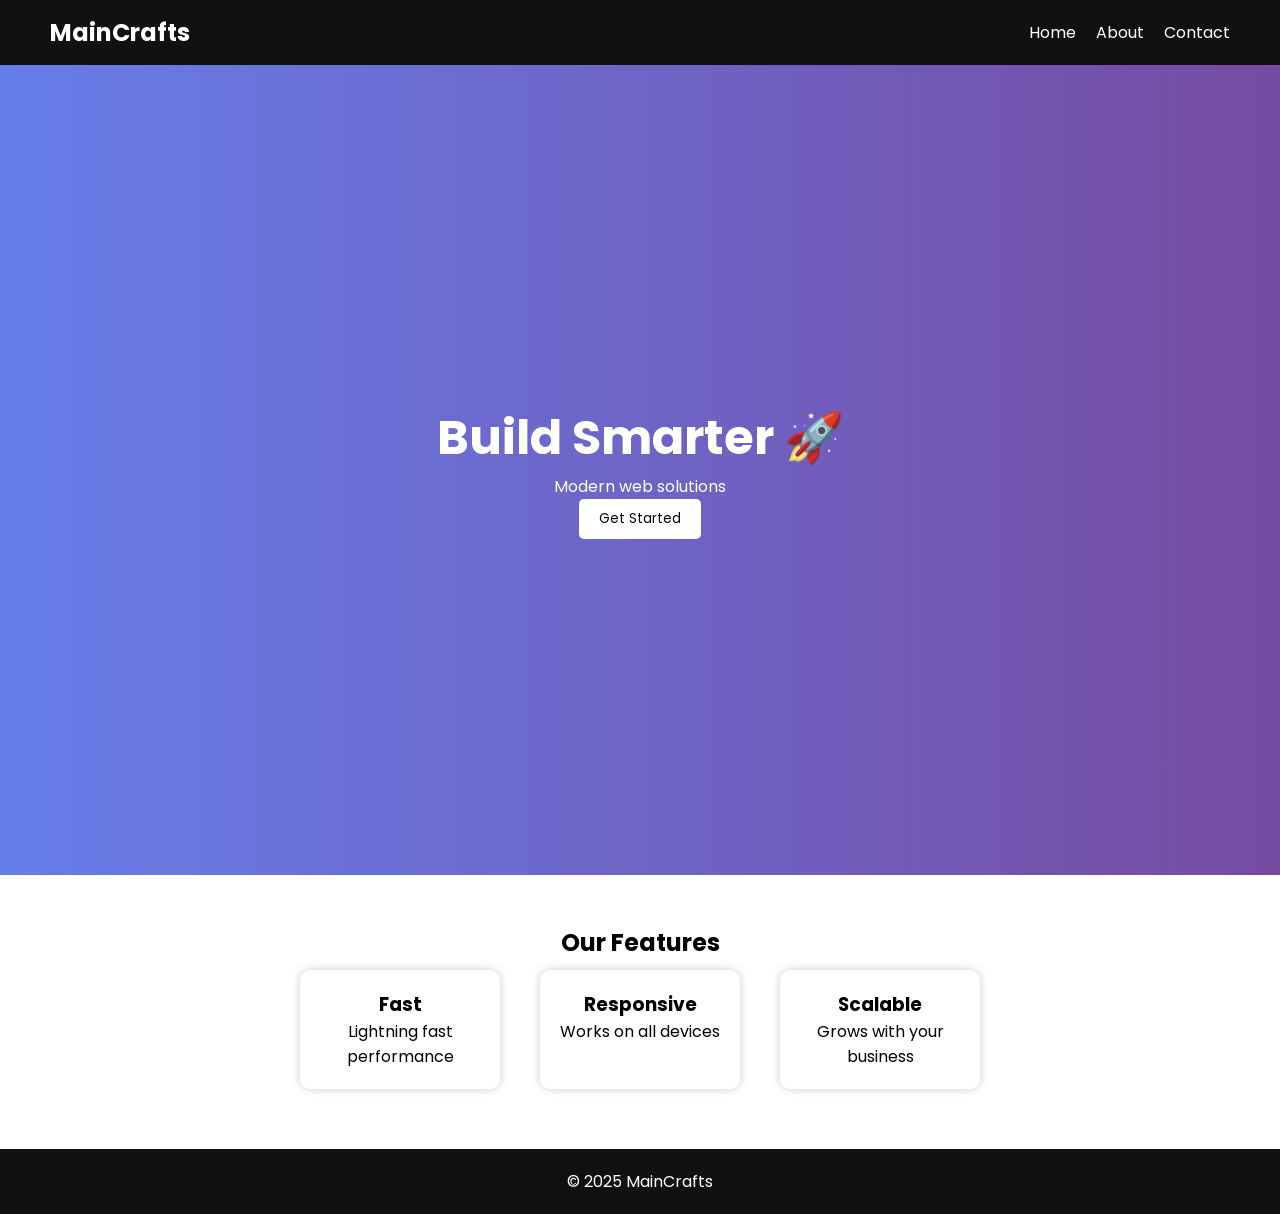
<file: index.html>
<!DOCTYPE html>
<html lang="en">
<head>
<meta charset="UTF-8">
<meta name="viewport" content="width=device-width, initial-scale=1.0">
<title>MainCrafts</title>

<link rel="stylesheet" href="style.css">
<link href="https://fonts.googleapis.com/css2?family=Poppins&display=swap" rel="stylesheet">
</head>

<body>

<header>
<h2>MainCrafts</h2>
<nav>
<ul>
<li><a href="index.html">Home</a></li>
<li><a href="about.html">About</a></li>
<li><a href="contact.html">Contact</a></li>
</ul>
</nav>
</header>

<section class="hero">
<h1>Build Smarter 🚀</h1>
<p>Modern web solutions</p>
<button onclick="showMessage()">Get Started</button>
</section>

<section class="features">
<h2>Our Features</h2>

<div class="feature-box">
<div class="card">
<h3>Fast</h3>
<p>Lightning fast performance</p>
</div>

<div class="card">
<h3>Responsive</h3>
<p>Works on all devices</p>
</div>

<div class="card">
<h3>Scalable</h3>
<p>Grows with your business</p>
</div>
</div>
</section>

<footer>
<p>© 2025 MainCrafts</p>
</footer>

<script src="script.js"></script>
</body>
</html>
</file>
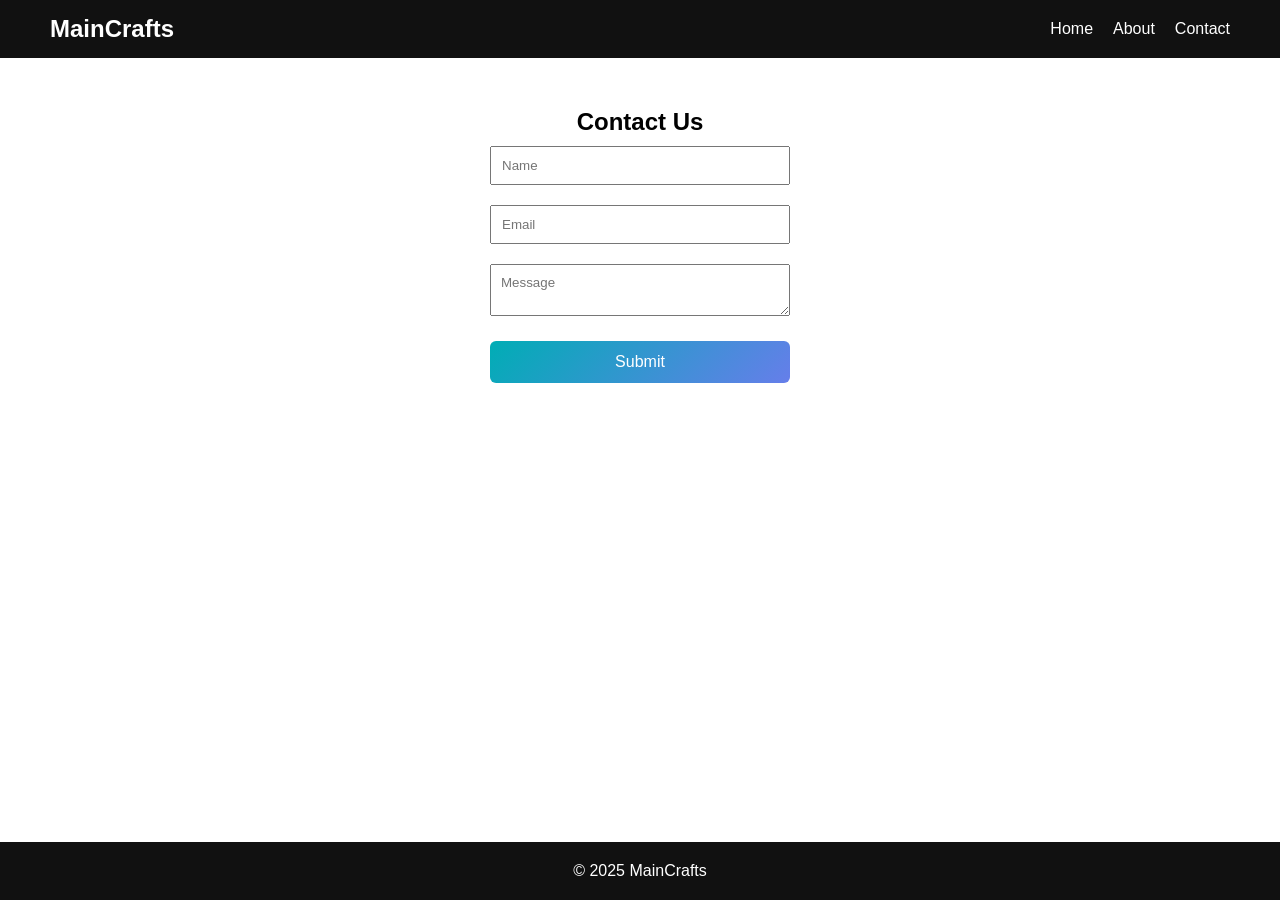
<file: contact.html>
<!DOCTYPE html>
<html lang="en">
<head>
<meta charset="UTF-8">
<title>Contact</title>
<link rel="stylesheet" href="style.css">
</head>

<body>

<header>
<h2>MainCrafts</h2>
<nav>
<ul>
<li><a href="index.html">Home</a></li>
<li><a href="about.html">About</a></li>
<li><a href="contact.html">Contact</a></li>
</ul>
</nav>
</header>

<section class="page">
<h1>Contact Us</h1>

<form onsubmit="return validateForm()" class="form">
<input type="text" id="name" placeholder="Name">
<input type="email" id="email" placeholder="Email">
<textarea id="message" placeholder="Message"></textarea>
<button type="submit">Submit</button>
</form>

</section>

<footer>
<p>© 2025 MainCrafts</p>
</footer>

<script src="script.js"></script>
</body>
</html>
</file>
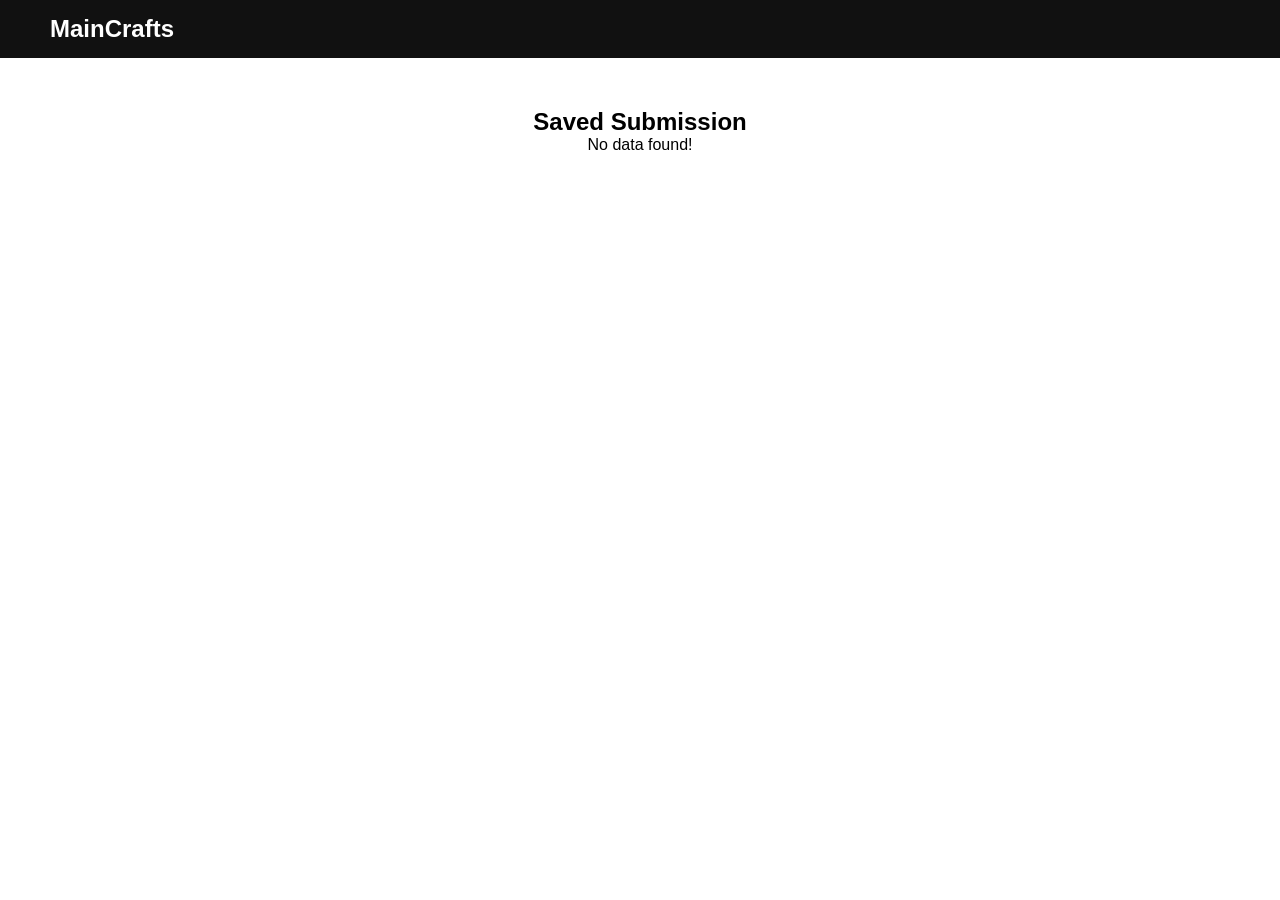
<file: submission .html>
<!DOCTYPE html>
<html lang="en">
<head>
<meta charset="UTF-8">
<title>Submissions</title>
<link rel="stylesheet" href="style.css">
</head>

<body>

<header>
<h2>MainCrafts</h2>
</header>

<section class="page">

<h1>Saved Submission</h1>

<div id="output"></div>

</section>

<script>

const data = JSON.parse(localStorage.getItem("contactData"));

if(data){

document.getElementById("output").innerHTML = `
    <h3>Name: ${data.name}</h3>
    <p>Email: ${data.email}</p>
    <p>Message: ${data.message}</p>
`;

}else{
    document.getElementById("output").innerHTML =
    "<p>No data found!</p>";
}

</script>

</body>
</html>
</file>
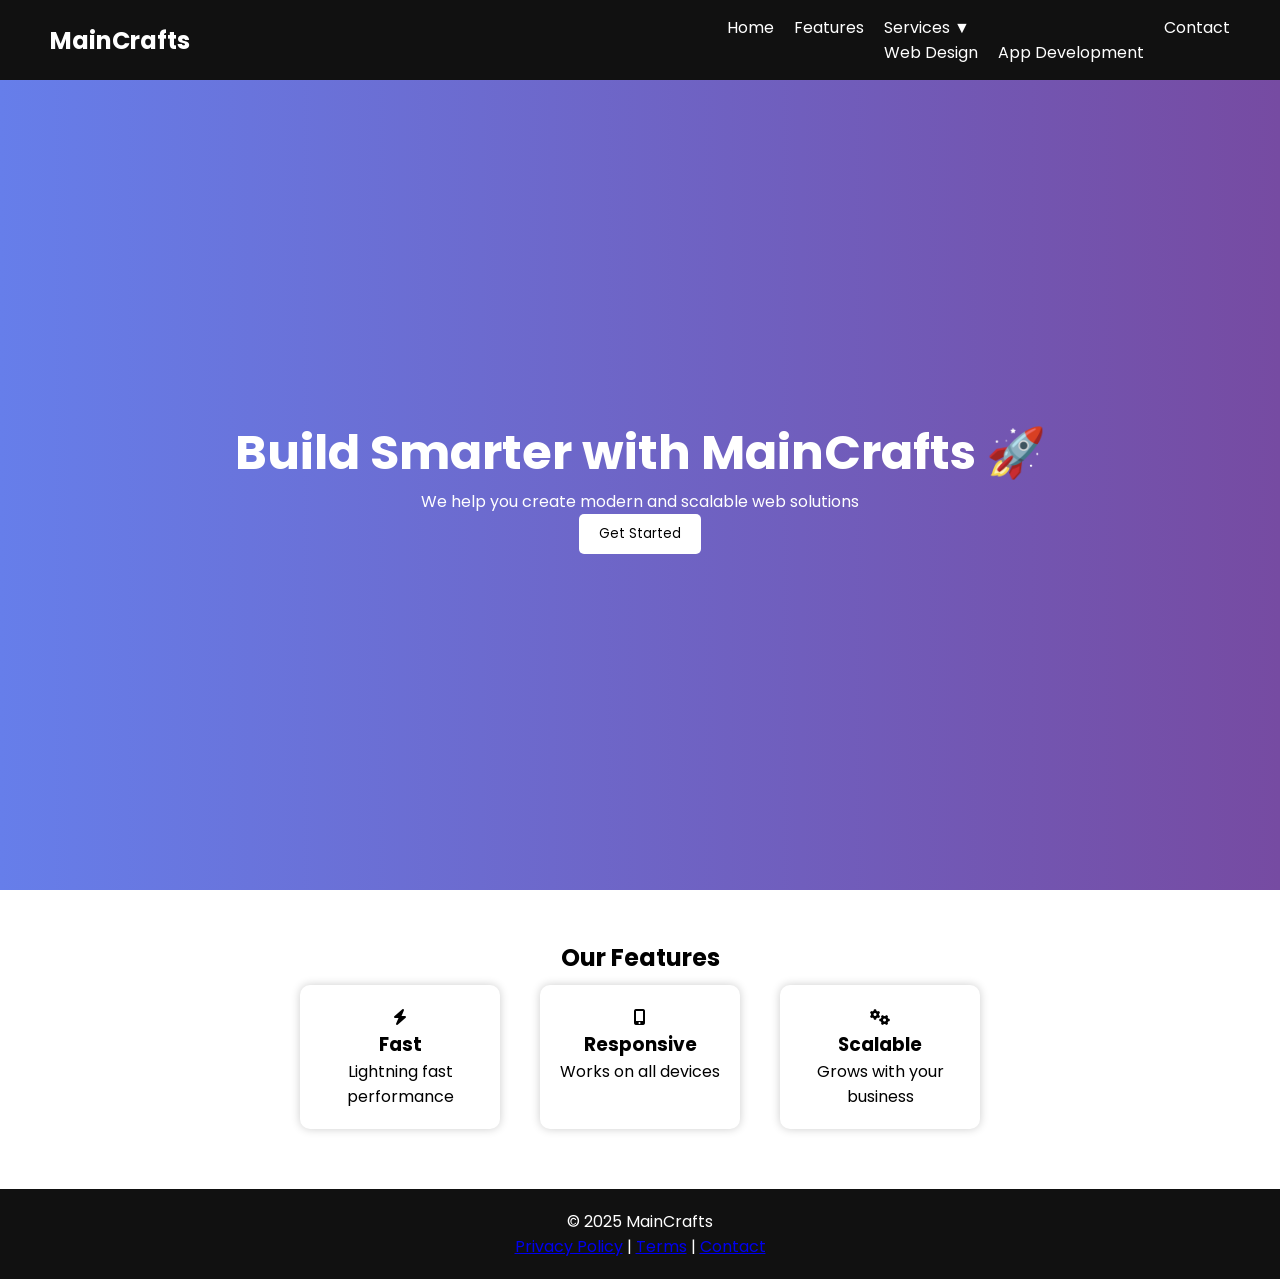
<file: web.html>
<!DOCTYPE html>
<html lang="en">
<head>
  <meta charset="UTF-8">
  <meta name="viewport" content="width=device-width, initial-scale=1.0">
  <title>MainCrafts</title>

<!-- favicon ke liye h  -->
<link rel="icon" type="image/png" sizes="50x32" href="image/favicon.png">

  <!-- CSS Link -->
  <link rel="stylesheet" href="style.css">

  <!-- Google Font -->
  <link href="https://fonts.googleapis.com/css2?family=Poppins&display=swap" rel="stylesheet">

  <!-- FontAwesome -->
  <link rel="stylesheet" href="https://cdnjs.cloudflare.com/ajax/libs/font-awesome/6.0.0/css/all.min.css">
</head>

<body>

  <!-- HEADER -->
  <header>
    
   <!-- <div class="logo">
  <img src="image/logo.png">

</div>  -->
    <h2>MainCrafts</h2>
    <nav>
      <ul>
        <li><a href="#">Home</a></li>
        <li><a href="#">Features</a></li>

        <li>
          <a href="#">Services ▼</a>
          <ul class="dropdown">
            <li><a href="#">Web Design</a></li>
            <li><a href="#">App Development</a></li>
          </ul>
        </li>

        <li><a href="#">Contact</a></li>
      </ul>
    </nav>
  </header>

  <!-- HERO -->
  <section class="hero">
    <h1>Build Smarter with MainCrafts 🚀</h1>
    <p>We help you create modern and scalable web solutions</p>
    <button onclick="showMessage()">Get Started</button>
  </section>

  <!-- FEATURES -->
  <section class="features">
    <h2>Our Features</h2>

    <div class="feature-box">
      <div class="card">
        <i class="fas fa-bolt"></i>
        <h3>Fast</h3>
        <p>Lightning fast performance</p>
      </div>

      <div class="card">
        <i class="fas fa-mobile-alt"></i>
        <h3>Responsive</h3>
        <p>Works on all devices</p>
      </div>

      <div class="card">
        <i class="fas fa-cogs"></i>
        <h3>Scalable</h3>
        <p>Grows with your business</p>
      </div>
    </div>
  </section>

  <!-- FOOTER -->
  <footer>
    <p>© 2025 MainCrafts</p>
    <p>
      <a href="#">Privacy Policy</a> |
      <a href="#">Terms</a> |
      <a href="#">Contact</a>
    </p>
  </footer>

  <!-- JS Link -->
  <script src="script.js"></script>

</body>
</html>
</file>
<file: style.css>
* {
  margin: 0;
  padding: 0;
  box-sizing: border-box;
  font-family: 'Poppins', sans-serif;
}

body {
  min-height: 100vh;
  display: flex;
  flex-direction: column;
}

/* HEADER */
header {
  background: #111;
  color: white;
  padding: 15px 50px;
  display: flex;
  justify-content: space-between;
  align-items: center;
  position: sticky;
  top: 0;
}

nav ul {
  list-style: none;
  display: flex;
  gap: 20px;
}

nav a {
  color: white;
  text-decoration: none;
}

nav a:hover {
  color: #00adb5;
}

/* HERO */
.hero {
  height: 90vh;
  background: linear-gradient(to right, #667eea, #764ba2);
  color: white;
  display: flex;
  justify-content: center;
  align-items: center;
  text-align: center;
  flex-direction: column;
}

.hero h1 {
  font-size: 3rem;
}

.hero button {
  padding: 10px 20px;
  border: none;
  background: white;
  cursor: pointer;
  border-radius: 5px;
}

/* FEATURES */
.features {
  padding: 50px;
  text-align: center;
}

.feature-box {
  display: flex;
  justify-content: center;
  gap: 20px;
  flex-wrap: wrap;
}

.card {
  width: 200px;
  padding: 20px;
  margin: 10px;
  box-shadow: 0 0 10px rgba(0,0,0,0.2);
  border-radius: 10px;
  transition: 0.3s;
}

.card:hover {
  transform: translateY(-10px);
}

/* ABOUT */
.about {
  flex: 1;
  display: flex;
  align-items: center;
  padding: 60px 20px;
}

.about-container {
  display: flex;
  justify-content: center;
  align-items: center;
  gap: 40px;
}

.about-image img {
  width: 220px;
  border-radius: 10px;
}

/* CONTACT */
.page {
  flex: 1;
  text-align: center;
  padding: 50px;
}

.form {
  display: flex;
  flex-direction: column;
  width: 300px;
  margin: auto;
}

.form input, .form textarea {
  margin: 10px 0;
  padding: 10px;
}
/* BUTTON */
.form button {
  margin-top: 15px;
  padding: 12px;
  border: none;
  background: linear-gradient(135deg, #00adb5, #667eea);
  color: white;
  font-size: 16px;
  border-radius: 6px;
  cursor: pointer;
  transition: 0.3s;
}
/* BUTTON HOVER */
.form button:hover {
  transform: scale(1.05);
  box-shadow: 0 5px 15px rgba(0,0,0,0.2);
}
/* FOOTER */
footer {
  background: #111;
  color: white;
  text-align: center;
  padding: 20px;
}

/* RESPONSIVE */
@media(max-width:768px){
  header {
    flex-direction: column;
  }

  .about-container {
    flex-direction: column;
    text-align: center;
  }

  .feature-box {
    flex-direction: column;
  }
}
</file>
